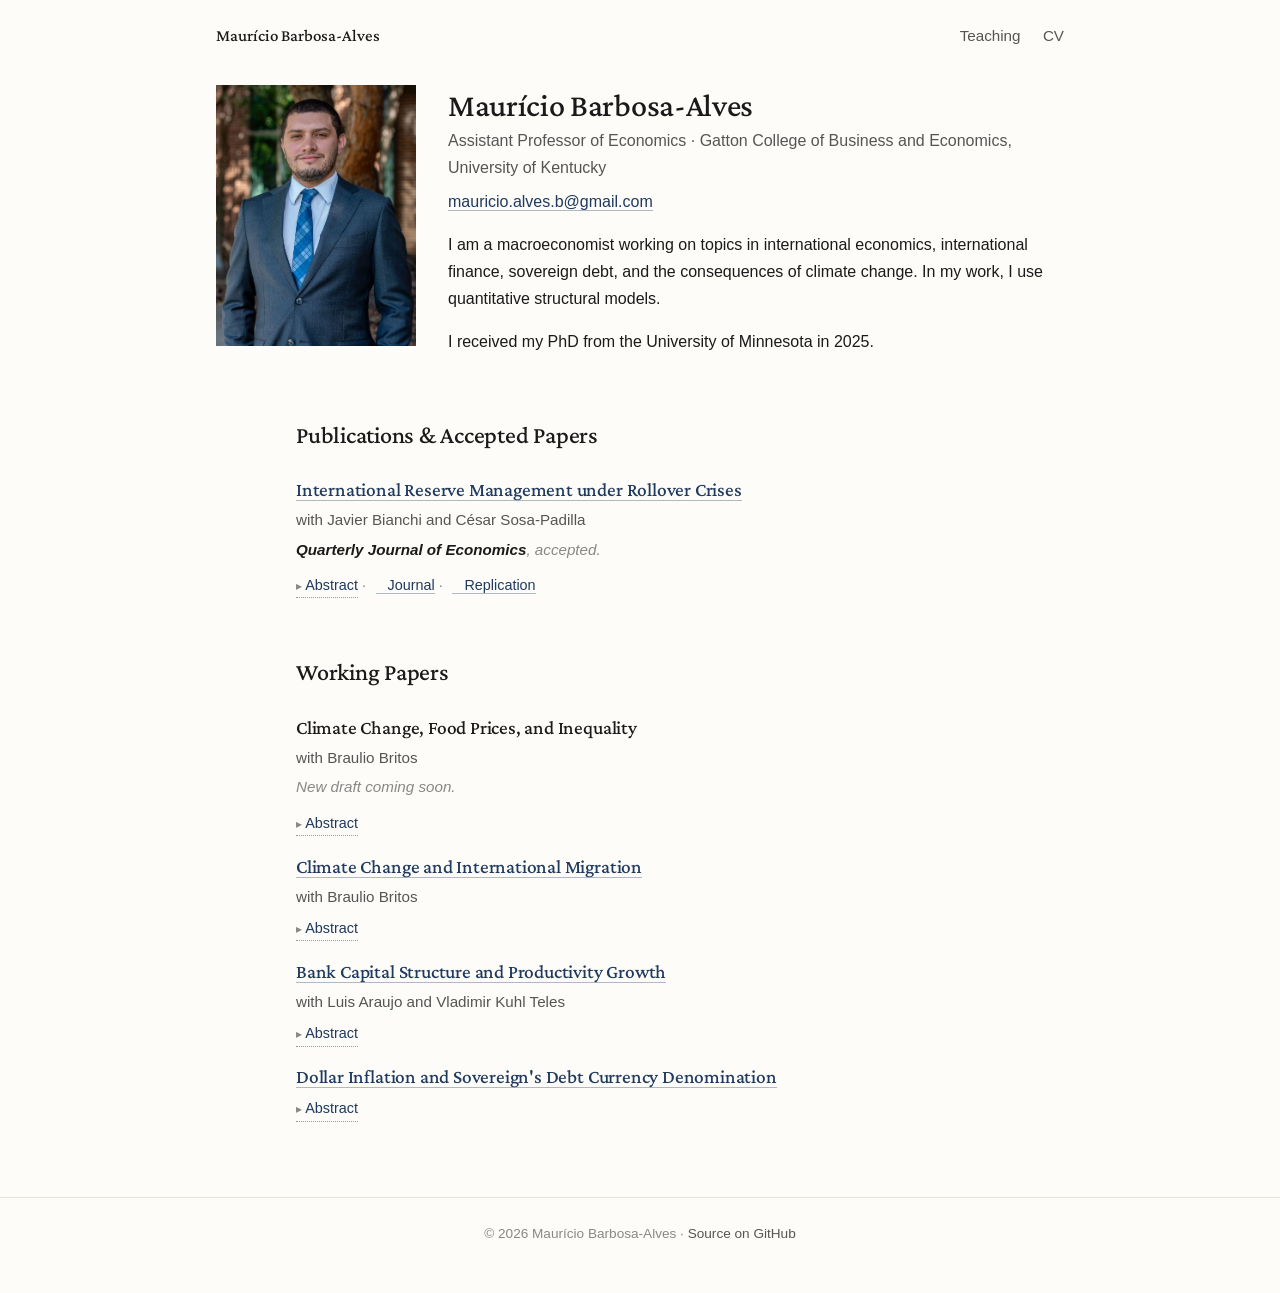
<file: index.html>
<!DOCTYPE html>
<html lang="en">
<head>
  <meta charset="utf-8">
  <meta name="viewport" content="width=device-width, initial-scale=1">
  <title>Maurício Barbosa-Alves — Assistant Professor of Economics, University of Kentucky</title>
  <meta name="description" content="Maurício Barbosa-Alves is an Assistant Professor of Economics at the University of Kentucky, working in international economics, macroeconomics, and environmental economics.">
  <meta name="author" content="Maurício Barbosa-Alves">
  <link rel="canonical" href="https://mbarbosaalves.github.io/">

  <!-- Open Graph / social cards -->
  <meta property="og:type" content="website">
  <meta property="og:title" content="Maurício Barbosa-Alves — Assistant Professor of Economics">
  <meta property="og:description" content="International economics, macroeconomics, environmental economics. University of Kentucky. PhD, Minnesota 2025.">
  <meta property="og:url" content="https://mbarbosaalves.github.io/">
  <meta property="og:image" content="https://mbarbosaalves.github.io/assets/pictures/pic_suit_2.jpeg">
  <meta name="twitter:card" content="summary">

  <!-- Favicon (SVG, tiny inline; no external request) -->
  <link rel="icon" type="image/svg+xml" href="data:image/svg+xml,%3Csvg xmlns='http://www.w3.org/2000/svg' viewBox='0 0 32 32'%3E%3Crect width='32' height='32' rx='6' fill='%231f3a5f'/%3E%3Ctext x='16' y='22' font-family='Georgia,serif' font-size='18' font-weight='600' fill='white' text-anchor='middle'%3EMB%3C/text%3E%3C/svg%3E">

  <!-- Fonts: load Crimson Pro for headings; system sans for body -->
  <link rel="preconnect" href="https://fonts.googleapis.com">
  <link rel="preconnect" href="https://fonts.gstatic.com" crossorigin>
  <link href="https://fonts.googleapis.com/css2?family=Crimson+Pro:wght@400;500;600;700&display=swap" rel="stylesheet">

  <link rel="stylesheet" href="assets/css/style.css">
  <script src="assets/js/main.js" defer></script>
</head>
<body>

<a class="skip-link" href="#main">Skip to content</a>

<header class="site-header">
  <div class="site-header__inner">
    <a class="site-header__brand" href="/">Maurício Barbosa-Alves</a>
    <nav class="site-nav" aria-label="Primary">
      <a href="teaching.html">Teaching</a>
      <a href="assets/CV_MauricioBarbosaAlves.pdf" target="_blank" rel="noopener noreferrer">CV</a>
    </nav>
  </div>
</header>

<main id="main">

<!-- =================== HERO / ABOUT ============================== -->
<section class="hero" id="about">
  <div class="container container--wide">
    <div class="hero__grid">
      <img class="hero__photo"
           src="assets/pictures/pic_suit_2.jpeg"
           alt="Maurício Barbosa-Alves">
      <div>
        <h1 class="hero__name">Maurício Barbosa-Alves</h1>
        <p class="hero__title">
          Assistant Professor of Economics &middot;
          Gatton College of Business and Economics,
          University of Kentucky
        </p>
        <p class="hero__email">
          <a href="mailto:mauricio.alves.b@gmail.com">mauricio.alves.b@gmail.com</a>
        </p>

        <div class="hero__bio">
          <p>
            I am a macroeconomist working on topics in international economics, international finance, sovereign debt,
            and the consequences of climate change. In my work, I use quantitative structural models.
          </p>
          <p>
            I received my PhD from the University of Minnesota in 2025.
          </p>
        </div>

      </div>
    </div>
  </div>
</section>

<!-- =================== RESEARCH ================================== -->
<section id="research">
  <div class="container">

    <h2 class="section-title">Publications &amp; Accepted Papers</h2>
    <div class="papers">

      <!-- =========== QJE FEATURED PAPER =========== -->
      <article class="paper paper--featured">
        <h3 class="paper__title">
          <a href="assets/drafts/International_Reserve_Management_under_Rollover_Crises.pdf" target="_blank" rel="noopener noreferrer">
            International Reserve Management under Rollover Crises
          </a>
        </h3>
        <p class="paper__authors">
          with Javier Bianchi and César Sosa-Padilla
        </p>
        <p class="paper__meta"><em>Quarterly Journal of Economics</em>, accepted.</p>

        <nav class="paper__links" aria-label="Paper links">
          <button type="button" class="paper__abs-btn" data-abs-target="abs-qje" aria-expanded="false">Abstract</button>
          <a class="paper__link" href="https://doi.org/10.1093/qje/qjag025" target="_blank" rel="noopener noreferrer">Journal</a>
          <a class="paper__link" href="https://dataverse.harvard.edu/dataset.xhtml?persistentId=doi:10.7910/DVN/JG5NTA" target="_blank" rel="noopener noreferrer">Replication</a>
        </nav>
        <div id="abs-qje" class="paper__abstract-body" hidden>
          <p>
            This paper investigates how a government should manage international reserves when
it faces the risk of a rollover crisis. We ask, should the government accumulate reserves
or reduce debt to make itself less vulnerable? We show that the optimal policy entails
initially reducing debt, followed by a subsequent increase in both debt and reserves as
the government approaches a safe zone. Furthermore, we find that issuing additional
debt to accumulate reserves can lead to a reduction in sovereign spreads. Evidence
from a panel of emerging economies is consistent with these predictions: increases in
reserves financed by public external borrowing are associated with lower spreads, and
reserve holdings are not systematically drawn down during crisis episodes.
          </p>
        </div>
      </article>

    </div>

    <h2 class="section-title">Working Papers</h2>
    <div class="papers">

      <article class="paper">
        <h3 class="paper__title">
          Climate Change, Food Prices, and Inequality
        </h3>
        <p class="paper__authors">
          with Braulio Britos
        </p>
        <p class="paper__meta">New draft coming soon.</p>

        <nav class="paper__links" aria-label="Paper links">
          <button type="button" class="paper__abs-btn" data-abs-target="abs-food" aria-expanded="false">Abstract</button>
        </nav>
        <div id="abs-food" class="paper__abstract-body" hidden>
          <p>
            This paper examines how climate change will affect food prices across regions and people
across the income distribution, emphasizing the uneven effects on agricultural productivity.
As climate change shifts comparative advantages in food production, trade frictions limit
adaptive sourcing. These frictions induce local sourcing, making food prices dependent on
local productivity and increasing prices everywhere. Low-income households, with higher
food expenditure shares, are particularly vulnerable to local food price increases. We develop
a spatial macro trade model that incorporates income heterogeneity and two types of food
goods with different trade frictions, allowing us to decompose welfare losses stemming from
climate change into food expenditure shares, trade shares, and productivity changes. Using
Brazilian data, we estimate intra-national trade shares using short-term weather shocks,
price changes, and driving times between states. We find that trade frictions for fresh food
are twice as sensitive to driving time relative to commodities, which face lower trade costs.
Counterfactuals based on productivity forecasts indicate substantial welfare losses, with the
lowest income decile in the most affected states willing to forgo 3% of income to avoid projected
productivity declines. Improving road infrastructure could mitigate these effects, with
low-income households in some states willing to pay up to 0.8% of their income for a 10%
increase in the average driving speed.
          </p>
        </div>
      </article>

      <article class="paper">
        <h3 class="paper__title">
          <a href="assets/drafts/Climate_Change_and_International_Migration.pdf" target="_blank" rel="noopener noreferrer">
            Climate Change and International Migration
          </a>
        </h3>
        <p class="paper__authors">
          with Braulio Britos
        </p>

        <nav class="paper__links" aria-label="Paper links">
          <button type="button" class="paper__abs-btn" data-abs-target="abs-migration" aria-expanded="false">Abstract</button>
        </nav>
        <div id="abs-migration" class="paper__abstract-body" hidden>
          <p>
            This paper studies the impact of climate change on international migration. Using census data from
Guatemala, we document novel evidence suggesting that areas affected by elevated temperatures exhibit
less migration in the following year. The magnitude is larger in rural areas. We postulate that in the
short run, years with higher-than-usual temperatures reduce rural productivity, decreasing migration from
credit-constrained workers who need to pay migration costs. In this context, climate change’s effects
are two-sided. While declining rural productivity makes migration more appealing, it also makes it
increasingly difficult to pay the migration cost. We build a dynamic incomplete-markets migration model
with credit-constrained workers and migration costs where elevated temperatures affect rural productivity.
We estimate the effect of elevated temperatures on crop yields and then estimate the model to match
the temperature-migration link we document. We project rural productivity for different climate change
scenarios. We show that migration slowly increases for all scenarios as low-income workers need to start
saving to migrate. Additionally, we find that transfers providing insurance against elevated temperatures
reduce migration under all scenarios. Counterintuitively, although the weather-contingent transfers help
pay the migration cost, its insurance effect makes staying more appealing.
          </p>
        </div>
      </article>

      <article class="paper">
        <h3 class="paper__title">
          <a href="assets/drafts/Bank_Capital_Structure_and_Productivity_Growth.pdf" target="_blank" rel="noopener noreferrer">Bank Capital Structure and Productivity Growth</a>
        </h3>
        <p class="paper__authors">
          with Luis Araujo and Vladimir Kuhl Teles
        </p>

        <nav class="paper__links" aria-label="Paper links">
          <button type="button" class="paper__abs-btn" data-abs-target="abs-bank" aria-expanded="false">Abstract</button>
        </nav>
        <div id="abs-bank" class="paper__abstract-body" hidden>
          <p>
            We study the long-run impact of macroprudential policies in a dynamic general equilibrium model
with endogenous productivity growth and an endogenous balance sheet structure. Banks choose liabilities
depending on their risk perceptions, and pecuniary externalities create a feedback mechanism
between banking and entrepreneurial activity that amplifies the financial accelerator. Macroprudential
tools can dampen this mechanism, and we uncover a non-monotonic relationship between long-run
growth and the intensity of macroprudential rules. In particular, by performing a welfare analysis, we
show that a benevolent regulator faces a trade-off between growth and risk.
          </p>
        </div>
      </article>

      <article class="paper">
        <h3 class="paper__title">
          <a href="assets/drafts/Dollar_Inflation_and_Sovereign_s_Debt_Currency_Denomination.pdf" target="_blank" rel="noopener noreferrer">Dollar Inflation and Sovereign's Debt Currency Denomination</a>
        </h3>

        <nav class="paper__links" aria-label="Paper links">
          <button type="button" class="paper__abs-btn" data-abs-target="abs-dollar" aria-expanded="false">Abstract</button>
        </nav>
        <div id="abs-dollar" class="paper__abstract-body" hidden>
          <p>
            A remarkable observation across Emerging Markets (EMs) in the past two decades is the
shift in the currency denomination of its external sovereign debt - from foreign currency
(FC) to local currency (LC). This paper first documents and then exploits cross-country
variation in the real output correlation with US dollar inflation to explain the heterogeneity
of EMs’ sovereign external debt currency composition. I provide evidence that countries
where real income positively correlates with dollar inflation face high and volatile spreads
in dollar-denominated debt. In addition, these countries have a higher share of outstanding
LC sovereign debt held by foreigners, and for which this share has increased the most
since 2009. Next, I furnish a sovereign default model to rationalize these salient data patterns.
A positive correlation between the dollar inflation and EM’s real income increases
the variance of ex-post available resources, increasing the probability of default ex-post,
rendering debt more costly, and jeopardizing consumption smoothing. Lastly, I lay out an
extension with nominal frictions and LC debt to highlight the sovereign’s main trade-offs,
shedding light on incentive problems related to Time Inconsistency. I articulate that the
simple model is a particular case of the extended model.
          </p>
        </div>
      </article>

    </div>

  </div>
</section>

</main>

<footer class="site-footer">
  <div class="container">
    &copy; 2026 Maurício Barbosa-Alves &middot;
    <a href="https://github.com/mbarbosaalves/mbarbosaalves.github.io">Source on GitHub</a>
  </div>
</footer>

</body>
</html>
</file>
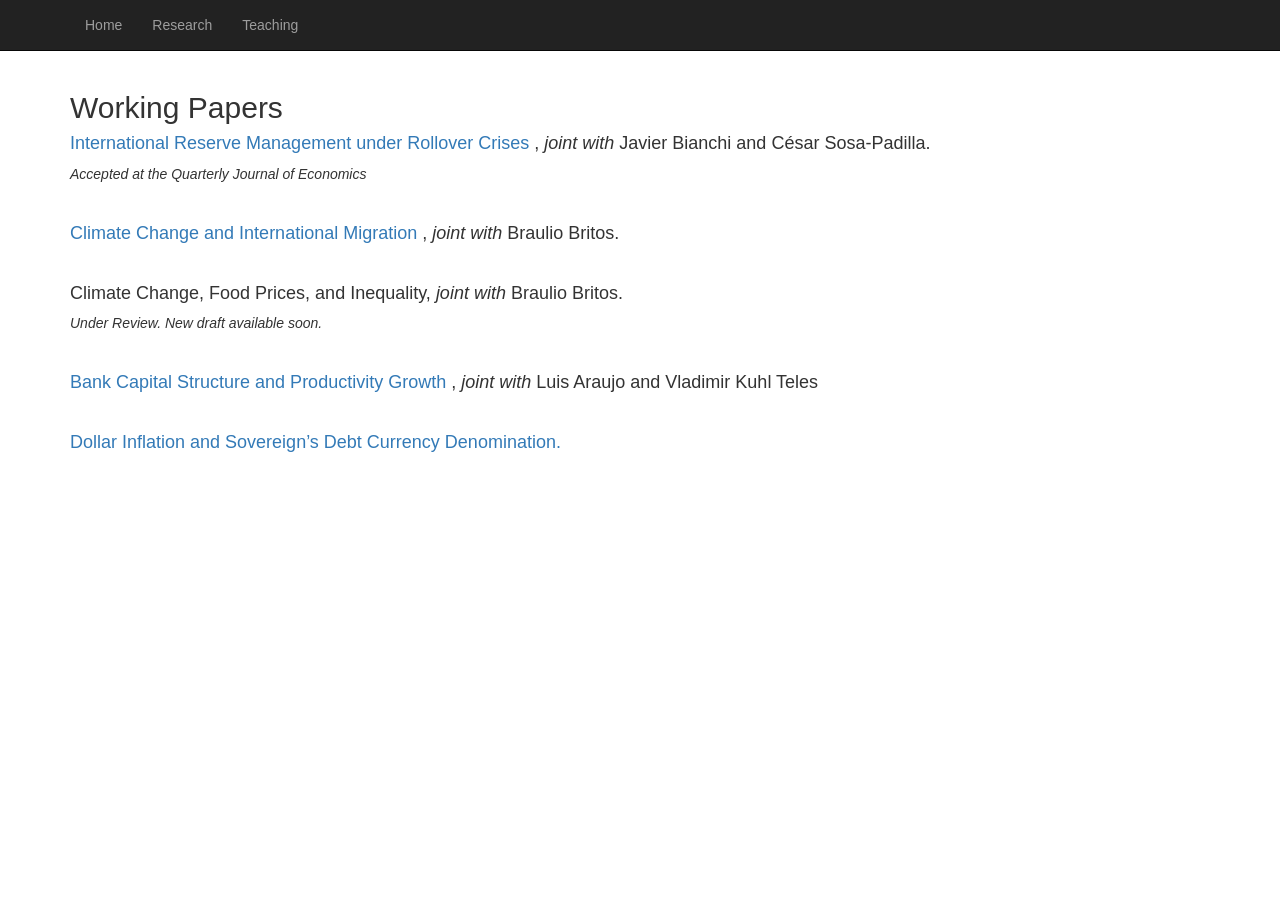
<file: research.html>
<!DOCTYPE html>
<html lang="en">
<head>
    <title>Research - Maurício Barbosa Alves</title>
    <meta charset="utf-8">
    <meta name="viewport" content="width=device-width, initial-scale=1">
    <link rel="stylesheet" href="https://maxcdn.bootstrapcdn.com/bootstrap/3.3.6/css/bootstrap.min.css">
    <script src="https://ajax.googleapis.com/ajax/libs/jquery/1.12.0/jquery.min.js"></script>
    <script src="https://maxcdn.bootstrapcdn.com/bootstrap/3.3.6/js/bootstrap.min.js"></script>
    <link href='https://fonts.googleapis.com/css?family=Oswald:700' rel='stylesheet' type='text/css'>
</head>
<body>

    <!-- Navigation -->
	<nav class="navbar navbar-inverse navbar-static-top" role="navigation">
	  <div class="container">
		<div class="navbar-header">
		  <button type="button" class="navbar-toggle collapsed" data-toggle="collapse" data-target="#bs-example-navbar-collapse-1">
			<span class="sr-only">Toggle navigation</span>
			<span class="icon-bar"></span>
			<span class="icon-bar"></span>
			<span class="icon-bar"></span>
		  </button>
		</div>

		<div class="collapse navbar-collapse" id="bs-example-navbar-collapse-1">
		  <ul class="nav navbar-nav">
			<li><a href="index.html">Home</a></li>
			<li><a href="research.html">Research</a></li>
			<li><a href="teaching.html">Teaching</a></li>
		  </ul>
		</div>
	  </div>
	</nav>
    
    <!-- Page Content -->
    <div class="container">

        <!-- Working Papers Section -->
        <div class="row">
            <div class="col-md-12">
                <h2>Working Papers</h2>

                <div>
                    <h4>
                        <a href="assets/drafts/International_Reserve_Management_under_Rollover_Crises.pdf" target="_blank">
                            International Reserve Management under Rollover Crises
                        </a>, <i>joint with </i> Javier Bianchi and César Sosa-Padilla.
                    </h4>
                    <p>
                        <i>Accepted at the Quarterly Journal of Economics</i>
                    </p>
                </div>

                <br>

                <div>
                    <h4>
                        <a href="assets/drafts/Climate_Change_and_International_Migration.pdf" target="_blank">
                            Climate Change and International Migration
                        </a>, <i>joint with</i> Braulio Britos.
                    </h4>
            
                </div>

                <br>

                <div>
                    <h4>
                        Climate Change, Food Prices, and Inequality,
                        <i>joint with </i> Braulio Britos.
                    </h4>
                    <p><i>Under Review. New draft available soon.</i></p>
                </div>

                <br>

             

                <div>
                    <h4>
                        <a href="assets/drafts/Bank_Capital_Structure_and_Producitivity_Growth.pdf" target="_blank">
                            Bank Capital Structure and Productivity Growth
                        </a>, <i>joint with </i> Luis Araujo and Vladimir Kuhl Teles
                    </h4>
                </div>
				<br>
				<div>
                    <h4>
                        <a href="assets/drafts/Dollar_Inflation_and_Sovereign_s_Debt_Currency_Denomination.pdf" target="_blank">
                            Dollar Inflation and Sovereign’s Debt Currency Denomination.
                        </a>
                    </h4>
                </div>

            </div>
        </div>

        <!-- Work in Progress Section -->
        <!--
        <div class="row">
            <div class="col-md-12">
                <h2>Work in Progress</h2>

                <div>
                    <h4>Reputation and the cost of borrowing in domestic currency.</h4>
                </div>

            </div>
        </div>
        -->

    </div>

</body>
</html>
</file>
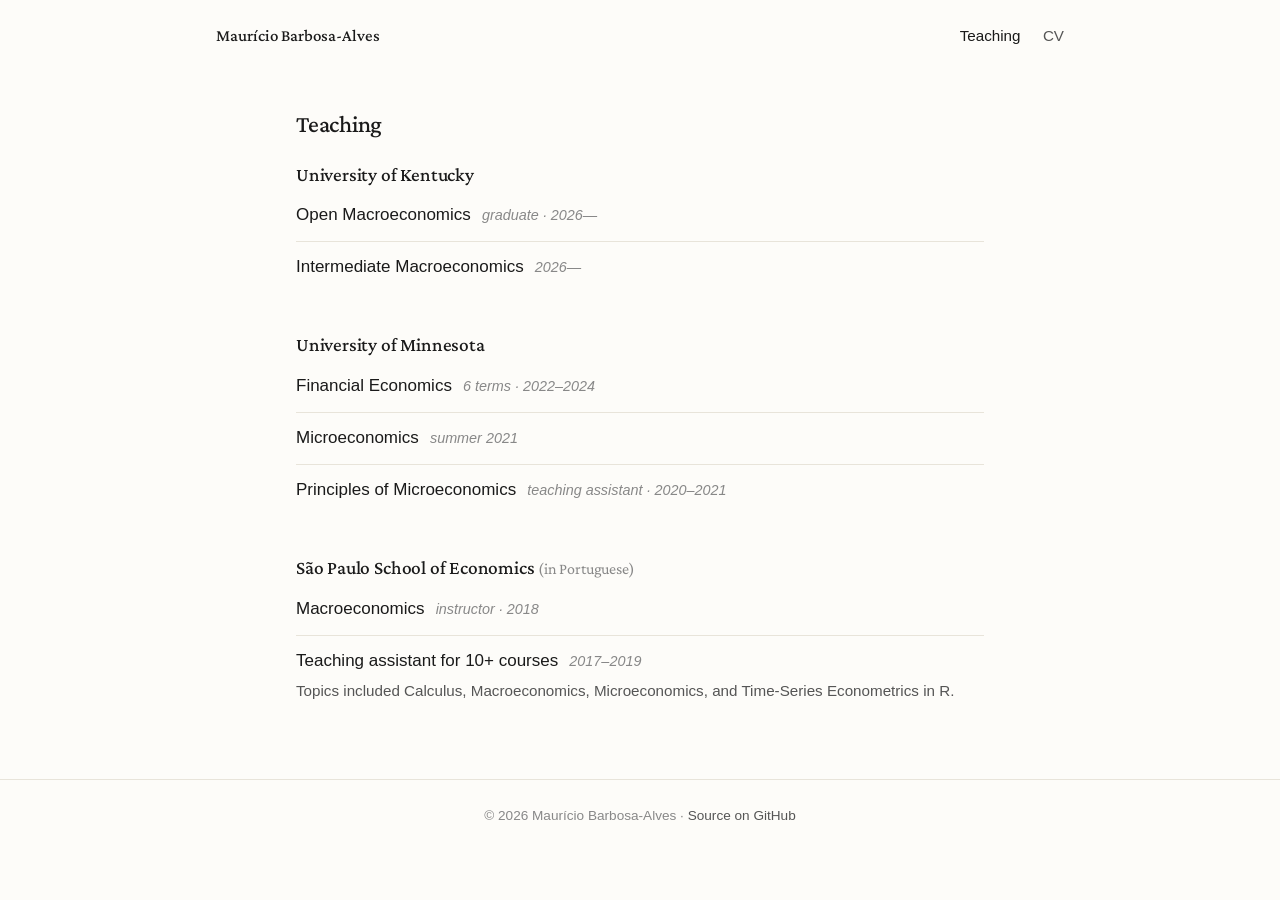
<file: teaching.html>
<!DOCTYPE html>
<html lang="en">
<head>
  <meta charset="utf-8">
  <meta name="viewport" content="width=device-width, initial-scale=1">
  <title>Teaching — Maurício Barbosa-Alves</title>
  <meta name="description" content="Courses taught by Maurício Barbosa-Alves at the University of Kentucky, the University of Minnesota, and the São Paulo School of Economics.">
  <link rel="canonical" href="https://mbarbosaalves.github.io/teaching.html">

  <link rel="icon" type="image/svg+xml" href="data:image/svg+xml,%3Csvg xmlns='http://www.w3.org/2000/svg' viewBox='0 0 32 32'%3E%3Crect width='32' height='32' rx='6' fill='%231f3a5f'/%3E%3Ctext x='16' y='22' font-family='Georgia,serif' font-size='18' font-weight='600' fill='white' text-anchor='middle'%3EMB%3C/text%3E%3C/svg%3E">

  <link rel="preconnect" href="https://fonts.googleapis.com">
  <link rel="preconnect" href="https://fonts.gstatic.com" crossorigin>
  <link href="https://fonts.googleapis.com/css2?family=Crimson+Pro:wght@400;500;600;700&display=swap" rel="stylesheet">

  <link rel="stylesheet" href="assets/css/style.css">
</head>
<body>

<a class="skip-link" href="#main">Skip to content</a>

<header class="site-header">
  <div class="site-header__inner">
    <a class="site-header__brand" href="index.html">Maurício Barbosa-Alves</a>
    <nav class="site-nav" aria-label="Primary">
      <a href="teaching.html" class="is-active">Teaching</a>
      <a href="assets/CV_MauricioBarbosaAlves.pdf">CV</a>
    </nav>
  </div>
</header>

<main id="main">
  <section>
    <div class="container">

      <h2 class="section-title">Teaching</h2>

      <div class="teaching-block">
        <h3>University of Kentucky</h3>
        <ul class="course-list">
          <li>
            <span class="course-title">Open Macroeconomics</span>
            <span class="course-meta">graduate &middot; 2026&mdash;</span>
          </li>
          <li>
            <span class="course-title">Intermediate Macroeconomics</span>
            <span class="course-meta">2026&mdash;</span>
          </li>
        </ul>
      </div>

      <div class="teaching-block">
        <h3>University of Minnesota</h3>
        <ul class="course-list">
          <li>
            <span class="course-title">Financial Economics</span>
            <span class="course-meta">6 terms &middot; 2022&ndash;2024</span>
          </li>
          <li>
            <span class="course-title">Microeconomics</span>
            <span class="course-meta">summer 2021</span>
          </li>
          <li>
            <span class="course-title">Principles of Microeconomics</span>
            <span class="course-meta">teaching assistant &middot; 2020&ndash;2021</span>
          </li>
        </ul>
      </div>

      <div class="teaching-block">
        <h3>São Paulo School of Economics <span style="font-weight:400; color:var(--text-soft); font-size:1rem">(in Portuguese)</span></h3>
        <ul class="course-list">
          <li>
            <span class="course-title">Macroeconomics</span>
            <span class="course-meta">instructor &middot; 2018</span>
          </li>
          <li>
            <span class="course-title">Teaching assistant for 10+ courses</span>
            <span class="course-meta">2017&ndash;2019</span>
            <div class="course-desc">
              Topics included Calculus, Macroeconomics, Microeconomics,
              and Time-Series Econometrics in R.
            </div>
          </li>
        </ul>
      </div>

    </div>
  </section>
</main>

<footer class="site-footer">
  <div class="container">
    &copy; 2026 Maurício Barbosa-Alves &middot;
    <a href="https://github.com/mbarbosaalves/mbarbosaalves.github.io">Source on GitHub</a>
  </div>
</footer>

</body>
</html>
</file>
<file: assets/css/style.css>
/* ==========================================================================
   Maurício Barbosa-Alves - personal site
   Minimal. Plain HTML/CSS, no framework. Type-driven, boxless.
   ========================================================================== */

/* --- Design tokens ------------------------------------------------------- */
:root {
  --bg:           #fdfcf9;          /* very light warm */
  --text:         #1a1a1a;
  --text-muted:   #555;
  --text-soft:    #888;
  --accent:       #1f3a5f;
  --rule:         #e8e4da;          /* very subtle dividers */

  --font-serif: "Crimson Pro", "Iowan Old Style", Georgia, "Times New Roman", serif;
  --font-sans:  -apple-system, BlinkMacSystemFont, "Segoe UI", "Inter", Roboto, "Helvetica Neue", Arial, sans-serif;

  --measure: 46rem;       /* wider content column */
  --wide:    56rem;
}
@media (prefers-color-scheme: dark) {
  :root {
    --bg:         #14161a;
    --text:       #e6e3dc;
    --text-muted: #a8a59d;
    --text-soft:  #7a776f;
    --accent:     #9bb6d8;
    --rule:       #2a2d33;
  }
}

/* --- Base ---------------------------------------------------------------- */
*, *::before, *::after { box-sizing: border-box; }
html { -webkit-text-size-adjust: 100%; }
body {
  margin: 0;
  font-family: var(--font-sans);
  font-size: 17px;
  line-height: 1.7;
  color: var(--text);
  background: var(--bg);
  -webkit-font-smoothing: antialiased;
  -moz-osx-font-smoothing: grayscale;
}
img { max-width: 100%; height: auto; display: block; }

a {
  color: var(--accent);
  text-decoration: none;
  border-bottom: 1px solid color-mix(in srgb, var(--accent) 35%, transparent);
  transition: border-color 0.15s ease, color 0.15s ease;
}
a:hover { border-bottom-color: var(--accent); }

h1, h2, h3 {
  font-family: var(--font-serif);
  font-weight: 500;
  line-height: 1.25;
  letter-spacing: -0.01em;
  color: var(--text);
  margin: 0;
}
h1 { font-size: 2.4rem; }
h2 { font-size: 1.5rem; margin: 3rem 0 1.25rem; }
h3 { font-size: 1.15rem; margin: 1.5rem 0 0.5rem; font-weight: 500; }
p  { margin: 0 0 1rem; }

/* --- Layout -------------------------------------------------------------- */
.container { max-width: var(--measure); margin: 0 auto; padding: 0 1.5rem; }
.container--wide { max-width: var(--wide); }

.skip-link { position: absolute; top: -100px; left: 0; padding: 0.5rem 1rem; background: var(--accent); color: #fff; }
.skip-link:focus { top: 0; }

/* --- Header / nav -------------------------------------------------------- */
.site-header {
  padding: 1.4rem 0 0.6rem;
  position: sticky; top: 0;
  background: var(--bg);
  z-index: 50;
}
.site-header__inner {
  max-width: var(--wide);
  margin: 0 auto;
  padding: 0 1.5rem;
  display: flex;
  align-items: baseline;
  justify-content: space-between;
  gap: 1.25rem;
  flex-wrap: wrap;
}
.site-header__brand {
  font-family: var(--font-serif);
  font-size: 1.05rem;
  font-weight: 500;
  color: var(--text);
  border-bottom: none;
}
.site-header__brand:hover { color: var(--accent); }

.site-nav { display: flex; gap: 1.4rem; flex-wrap: wrap; }
.site-nav a {
  color: var(--text-muted);
  font-size: 0.95rem;
  border-bottom: none;
}
.site-nav a:hover, .site-nav a.is-active { color: var(--text); }

/* --- Hero ---------------------------------------------------------------- */
.hero { padding: 1.5rem 0 1rem; }
.hero__grid {
  display: grid;
  grid-template-columns: 200px 1fr;
  gap: 2rem;
  align-items: start;
}
@media (max-width: 560px) {
  .hero__grid { grid-template-columns: 1fr; gap: 1.25rem; }
  .hero__photo { max-width: 200px; }
}
.hero__photo {
  width: 100%;
  height: auto;                  /* keep the photo's natural aspect ratio */
}
.hero__name { font-size: 2rem; margin-bottom: 0.15rem; }
.hero__title { color: var(--text-muted); font-size: 1rem; margin: 0 0 0.4rem; }
.hero__email { font-size: 1rem; margin: 0 0 1rem; }
.hero__email a { font-weight: 500; }
.hero__bio   { font-size: 1rem; }
.hero__bio p:last-child { margin-bottom: 0; }
.hero__fields {
  margin-top: 0.6rem;
  font-size: 0.95rem;
  color: var(--text-muted);
  font-style: italic;
}

/* Profile links: plain text, separated by middle dots */
.profile-links {
  margin-top: 1.1rem;
  font-size: 0.95rem;
  color: var(--text-muted);
  line-height: 1.9;
}
.profile-links a {
  color: var(--accent);
  margin-right: 0.9rem;
  white-space: nowrap;
}
.profile-links a + a::before {
  content: "·";
  color: var(--text-soft);
  margin-right: 0.9rem;
  margin-left: -0.9rem;
  padding-right: 0.55rem;
  pointer-events: none;
  border-bottom: none;
  display: inline-block;
}
/* Hide all decorative SVG icons in minimalist mode */
.profile-links svg { display: none; }

/* --- Sections ------------------------------------------------------------ */
section { padding: 0; }
.section-title {
  font-family: var(--font-serif);
  font-size: 1.5rem;
  font-weight: 500;
  margin: 3rem 0 1.5rem;
  color: var(--text);
}

/* --- News list ----------------------------------------------------------- */
.news-list {
  list-style: none;
  padding: 0; margin: 0;
}
.news-list li {
  display: grid;
  grid-template-columns: 5.5rem 1fr;
  gap: 1rem;
  padding: 0.4rem 0;
  font-size: 0.95rem;
  align-items: baseline;
  border-bottom: 1px solid var(--rule);
}
.news-list li:last-child { border-bottom: none; }
.news-list time {
  color: var(--text-soft);
  font-variant-numeric: tabular-nums;
  font-size: 0.85rem;
}
@media (max-width: 480px) {
  .news-list li { grid-template-columns: 1fr; gap: 0.1rem; }
}

/* --- Papers (flat, boxless, type-led) ----------------------------------- */
.papers { display: block; }

.paper {
  padding: 0.4rem 0 0.7rem;
}
.papers .paper:first-of-type { padding-top: 0.2rem; }
.paper--featured {} /* nothing special — the journal name does the work */

.paper__badge {
  display: inline-block;
  font-size: 0.78rem;
  font-weight: 500;
  letter-spacing: 0.06em;
  text-transform: uppercase;
  margin-bottom: 0.35rem;
  color: var(--text-soft);
}
.paper__badge--published { color: #8a6a0c; }   /* discreet warm gold for QJE */
@media (prefers-color-scheme: dark) {
  .paper__badge--published { color: #d4a72c; }
}

.paper__title {
  font-family: var(--font-serif);
  font-size: 1.2rem;
  font-weight: 500;
  margin: 0 0 0.25rem;
  line-height: 1.35;
}
.paper__title a {
  color: var(--accent);
  border-bottom: 1px solid color-mix(in srgb, var(--accent) 35%, transparent);
}
.paper__title a:hover { border-bottom-color: var(--accent); }

.paper__authors {
  font-size: 0.95rem;
  color: var(--text-muted);
  margin: 0 0 0.25rem;
}
.paper__meta {
  font-style: italic;
  font-size: 0.95rem;
  color: var(--text-soft);
  margin: 0 0 0.65rem;
}
.paper__meta em {
  font-weight: 600;
  color: var(--text);
}

/* Link row: Abstract toggle + plain text links, dot separators, no boxes */
.paper__links {
  display: block;
  font-size: 0.9rem;
  margin-top: 0.4rem;
}
.paper__links a,
.paper__links button.paper__abs-btn {
  color: var(--accent);
  margin-right: 0.85rem;
  white-space: nowrap;
  display: inline;
}
.paper__links button.paper__abs-btn {
  font: inherit;
  background: none;
  border: none;
  padding: 0;
  cursor: pointer;
  border-bottom: 1px dotted color-mix(in srgb, var(--accent) 50%, transparent);
}
.paper__links button.paper__abs-btn[aria-expanded="true"] {
  color: var(--text-muted);
  border-bottom-color: var(--text-soft);
}
.paper__links button.paper__abs-btn:hover { border-bottom-color: var(--accent); }

/* Disclosure indicator: triangle that flips when the abstract is open */
.paper__abs-btn::before {
  content: "\25B8\00A0";              /* ▸ + nbsp */
  display: inline-block;
  font-size: 0.8em;
  color: var(--text-soft);
}
.paper__abs-btn[aria-expanded="true"]::before {
  content: "\25BE\00A0";              /* ▾ + nbsp */
}

/* Separator dot between adjacent items in the link row */
.paper__links > * + *::before {
  content: "·";
  color: var(--text-soft);
  margin-right: 0.85rem;
  margin-left: -0.85rem;
  padding-right: 0.5rem;
  pointer-events: none;
  border-bottom: none;
  display: inline-block;
}

.paper__abstract-body {
  margin-top: 0.7rem;
  font-size: 0.95rem;
  color: var(--text);
  line-height: 1.65;
  text-align: justify;
  hyphens: auto;
  -webkit-hyphens: auto;
}
.paper__abstract-body p { margin: 0; }

/* --- Code / replication: plain inline list ------------------------------ */
.code-grid { display: block; margin-top: 0.5rem; }
.code-card {
  padding: 0.4rem 0;
  font-size: 0.95rem;
  border: none;
  background: none;
}
.code-card h3 {
  font-family: var(--font-sans);
  font-size: 0.95rem;
  font-weight: 500;
  display: inline;
  margin: 0;
}
.code-card p { display: inline; color: var(--text-muted); margin: 0 0 0 0.4rem; font-size: 0.95rem; }

/* --- Teaching ------------------------------------------------------------ */
.teaching-block { margin: 0 0 2.5rem; }
.teaching-block h3 {
  font-size: 1.2rem;
  margin: 0 0 0.6rem;
}
.course-list { list-style: none; padding: 0; margin: 0; }
.course-list li {
  padding: 0.7rem 0;
  border-top: 1px solid var(--rule);
}
.course-list li:first-child { border-top: none; padding-top: 0.3rem; }
.course-list .course-title { font-weight: 500; color: var(--text); }
.course-list .course-meta {
  font-size: 0.9rem;
  color: var(--text-soft);
  margin-left: 0.4rem;
  font-style: italic;
}
.course-list .course-desc {
  font-size: 0.95rem;
  color: var(--text-muted);
  margin-top: 0.15rem;
}

/* --- Contact ------------------------------------------------------------- */
.contact dl {
  display: grid;
  grid-template-columns: 6rem 1fr;
  gap: 0.45rem 1rem;
  margin: 0;
  font-size: 0.95rem;
}
.contact dt { color: var(--text-soft); }
.contact dd { margin: 0; color: var(--text); }
@media (max-width: 480px) {
  .contact dl { grid-template-columns: 1fr; gap: 0.05rem 0; }
  .contact dd { margin-bottom: 0.5rem; }
}

/* --- Footer -------------------------------------------------------------- */
.site-footer {
  margin-top: 4rem;
  padding: 1.5rem 0 3rem;
  font-size: 0.85rem;
  color: var(--text-soft);
  text-align: center;
  border-top: 1px solid var(--rule);
}
.site-footer a { color: var(--text-muted); border-bottom: none; }
.site-footer a:hover { color: var(--accent); }
</file>
